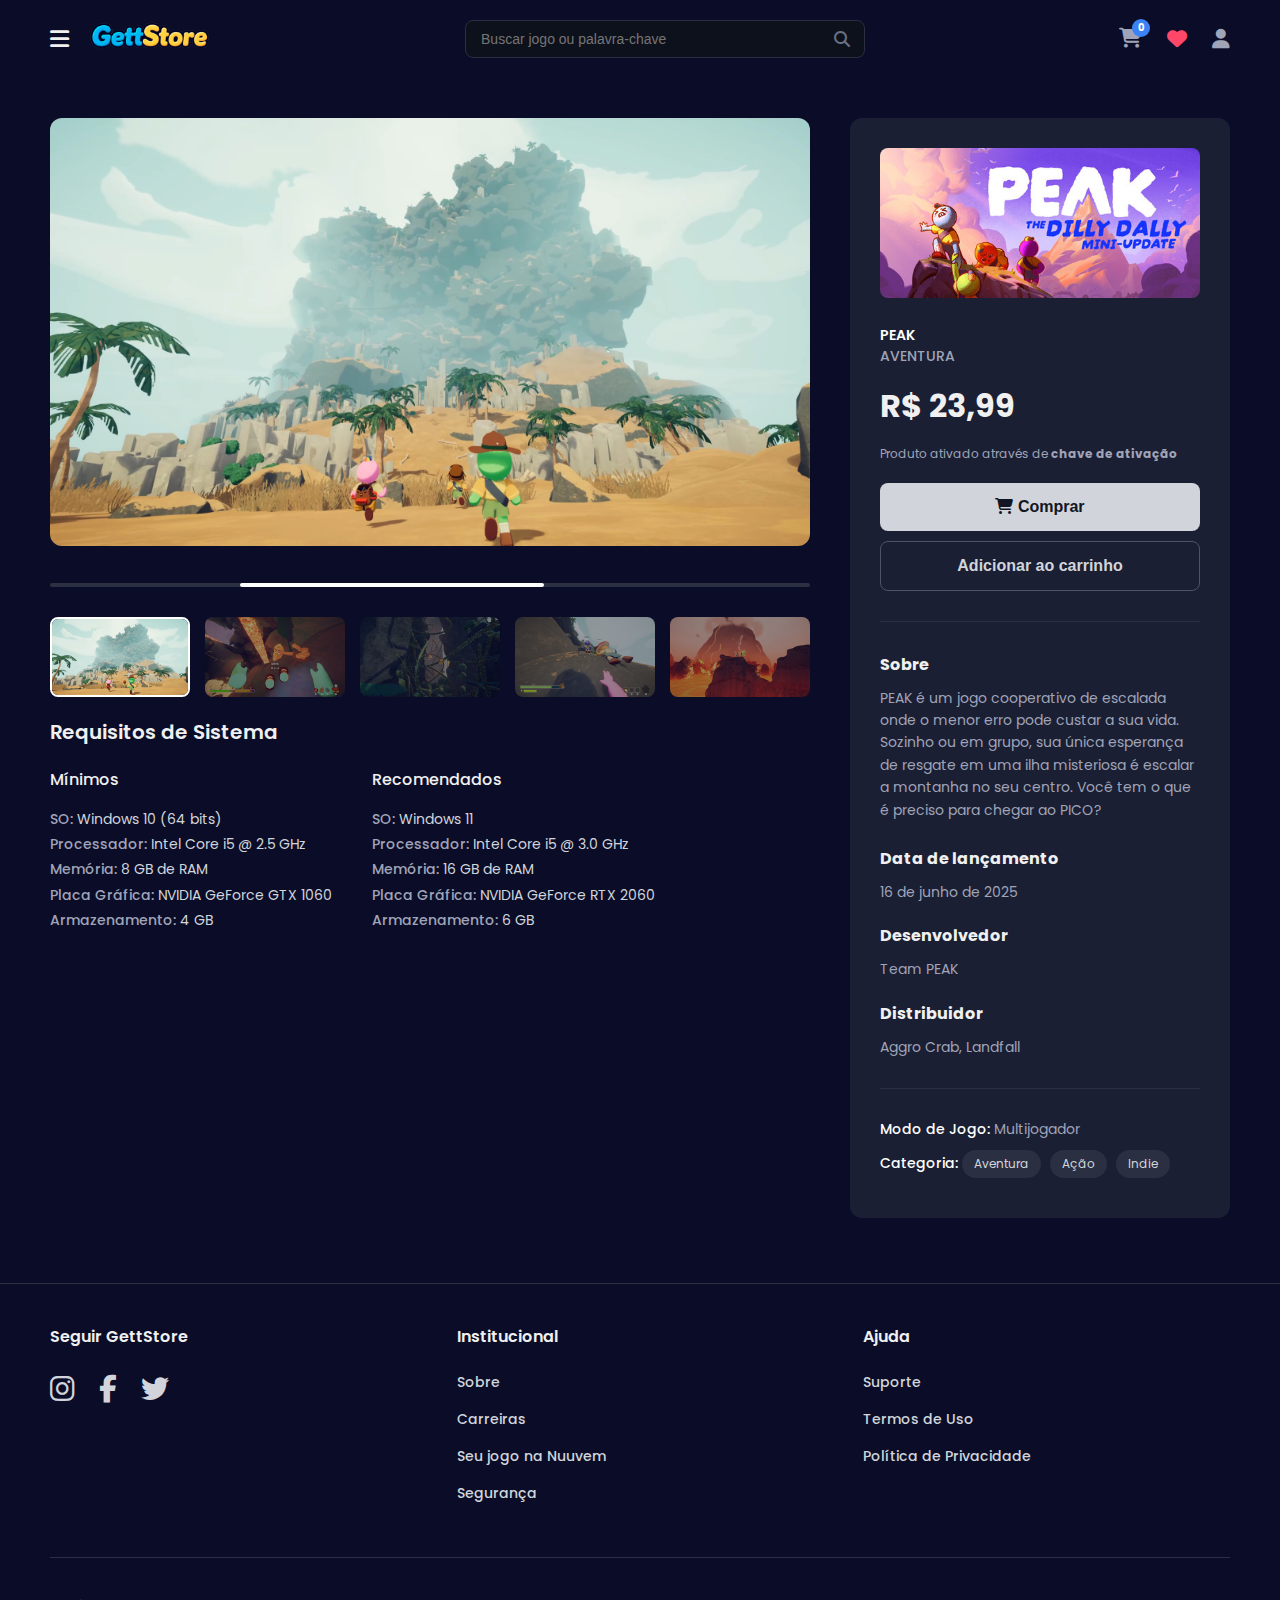
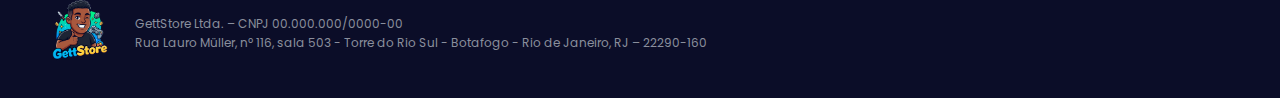
<file: tela-produto/index.html>
<!DOCTYPE html>
<html lang="pt-BR">
<head>
    <meta charset="UTF-8">
    <meta name="viewport" content="width=device-width, initial-scale=1.0">
    <title>GettStore - PEAK</title>
    <link rel="stylesheet" href="style.css">
    <link rel="preconnect" href="https://fonts.googleapis.com">
    <link rel="preconnect" href="https://fonts.gstatic.com" crossorigin>
    <link href="https://fonts.googleapis.com/css2?family=Poppins:wght@400;500;600;700&display=swap" rel="stylesheet">
    <link rel="stylesheet" href="https://cdnjs.cloudflare.com/ajax/libs/font-awesome/6.5.2/css/all.min.css">
</head>
<body>

    <header class="main-header">
        <div class="header-left">
            <i class="fas fa-bars"></i>
            <a href="/tela-inicial/home.html"><img src="/images/GettStore(1).png" alt="logo" class="logo"></a>
        </div>
        <div class="header-center">
            <div class="search-bar">
                <input type="text" placeholder="Buscar jogo ou palavra-chave">
                <i class="fas fa-search"></i>
            </div>
        </div>
        <div class="header-right">
            <div class="cart-icon">
                <i class="fas fa-shopping-cart"></i>
                <span class="cart-count">0</span>
            </div>
            <i class="fas fa-heart active"></i>
            <i class="fas fa-user"></i>
        </div>
    </header>

    <main class="product-page">
        <div class="content-left">
            <div class="main-banner">
                <img src="/images/foto1.jpg">
            </div>
            <div class="slider">
                <div class="slider-bar"></div>
                <div class="slider-handle"></div>
            </div>
            <div class="thumbnail-gallery">
                <img src="/images/foto1.jpg" alt="Thumbnail 1" class="active-thumb">
                <img src="/images/foto2.jpg" alt="Thumbnail 2">
                <img src="/images/foto3.jpg" alt="Thumbnail 3">
                <img src="/images/foto4.jpg" alt="Thumbnail 4">
                <img src="/images/foto5.jpg" alt="Thumbnail 5">
            </div>
            <div class="system-requirements">
                <h2>Requisitos de Sistema</h2>
                <div class="requirements-columns">
                    <div class="req-column">
                        <h3>Mínimos</h3>
                        <ul>
                            <li><strong>SO:</strong> Windows 10 (64 bits)</li>
                            <li><strong>Processador:</strong> Intel Core i5 @ 2.5 GHz</li>
                            <li><strong>Memória:</strong> 8 GB de RAM</li>
                            <li><strong>Placa Gráfica:</strong> NVIDIA GeForce GTX 1060</li>
                            <li><strong>Armazenamento:</strong> 4 GB</li>
                        </ul>
                    </div>
                    <div class="req-column">
                        <h3>Recomendados</h3>
                        <ul>
                            <li><strong>SO:</strong> Windows 11</li>
                            <li><strong>Processador:</strong> Intel Core i5 @ 3.0 GHz</li>
                            <li><strong>Memória:</strong> 16 GB de RAM</li>
                            <li><strong>Placa Gráfica:</strong> NVIDIA GeForce RTX 2060</li>
                            <li><strong>Armazenamento:</strong> 6 GB</li>
                        </ul>
                    </div>
                </div>
            </div>
        </div>

        <div class="content-right">
            <div class="sidebar-card">
                <img src="/images/foto-capa.jpg" alt="capa-jogo">
                <p class="game-genre">PEAK</p>
                <h1 class="game-title">AVENTURA</h1>
                <p class="game-price">R$ 23,99</p>
                <p class="activation-note">Produto ativado através de <strong>chave de ativação</strong></p>
                
                <button class="btn-buy"><i class="fas fa-shopping-cart"></i> Comprar</button>
                <button class="btn-add-cart">Adicionar ao carrinho</button>

                <div class="game-info">
                    <h3>Sobre</h3>
                    <p>PEAK é um jogo cooperativo de escalada onde o menor erro pode custar a sua vida. Sozinho ou em grupo, sua única esperança de resgate em uma ilha misteriosa é escalar a montanha no seu centro. Você tem o que é preciso para chegar ao PICO?</p>

                    <div class="info-grid">
                        <div>
                            <h3>Data de lançamento</h3>
                            <p>16 de junho de 2025</p>
                        </div>
                        <div>
                            <h3>Desenvolvedor</h3>
                            <p>Team PEAK</p>
                        </div>
                        <div>
                            <h3>Distribuidor</h3>
                            <p>Aggro Crab, Landfall</p>
                        </div>
                    </div>
                </div>
                
                <div class="game-meta">
                    <p><strong>Modo de Jogo:</strong> Multijogador</p>
                    <p><strong>Categoria:</strong> <span class="tag">Aventura</span> <span class="tag">Ação</span> <span class="tag">Indie</span></p>
                </div>
            </div>
        </div>
    </main>

    <footer class="main-footer">
        <div class="footer-content">
            <div class="footer-columns">
                <div class="footer-column">
                    <h3>Seguir GettStore</h3>
                    <div class="social-icons">
                        <a href="#" aria-label="Instagram"><i class="fab fa-instagram"></i></a>
                        <a href="#" aria-label="Facebook"><i class="fab fa-facebook-f"></i></a>
                        <a href="#" aria-label="Twitter"><i class="fab fa-twitter"></i></a>
                    </div>
                </div>
                <div class="footer-column">
                    <h3>Institucional</h3>
                    <ul>
                        <li><a href="#">Sobre</a></li>
                        <li><a href="#">Carreiras</a></li>
                        <li><a href="#">Seu jogo na Nuuvem</a></li>
                        <li><a href="#">Segurança</a></li>
                    </ul>
                </div>
                <div class="footer-column">
                    <h3>Ajuda</h3>
                    <ul>
                        <li><a href="#">Suporte</a></li>
                        <li><a href="#">Termos de Uso</a></li>
                        <li><a href="#">Política de Privacidade</a></li>
                    </ul>
                </div>
            </div>
            <hr class="footer-divider">
            <div class="footer-bottom">
                <a href="index.html"><img src="/images/GettStore Branco s fundo.png" alt="GettStore Avatar Logo" class="footer-logo"></a>
                <p class="footer-legal">
                    GettStore Ltda. – CNPJ 00.000.000/0000-00<br>
                    Rua Lauro Müller, nº 116, sala 503 - Torre do Rio Sul - Botafogo - Rio de Janeiro, RJ – 22290-160
                </p>
            </div>
        </div>
    </footer>

</body>
</html>
</file>
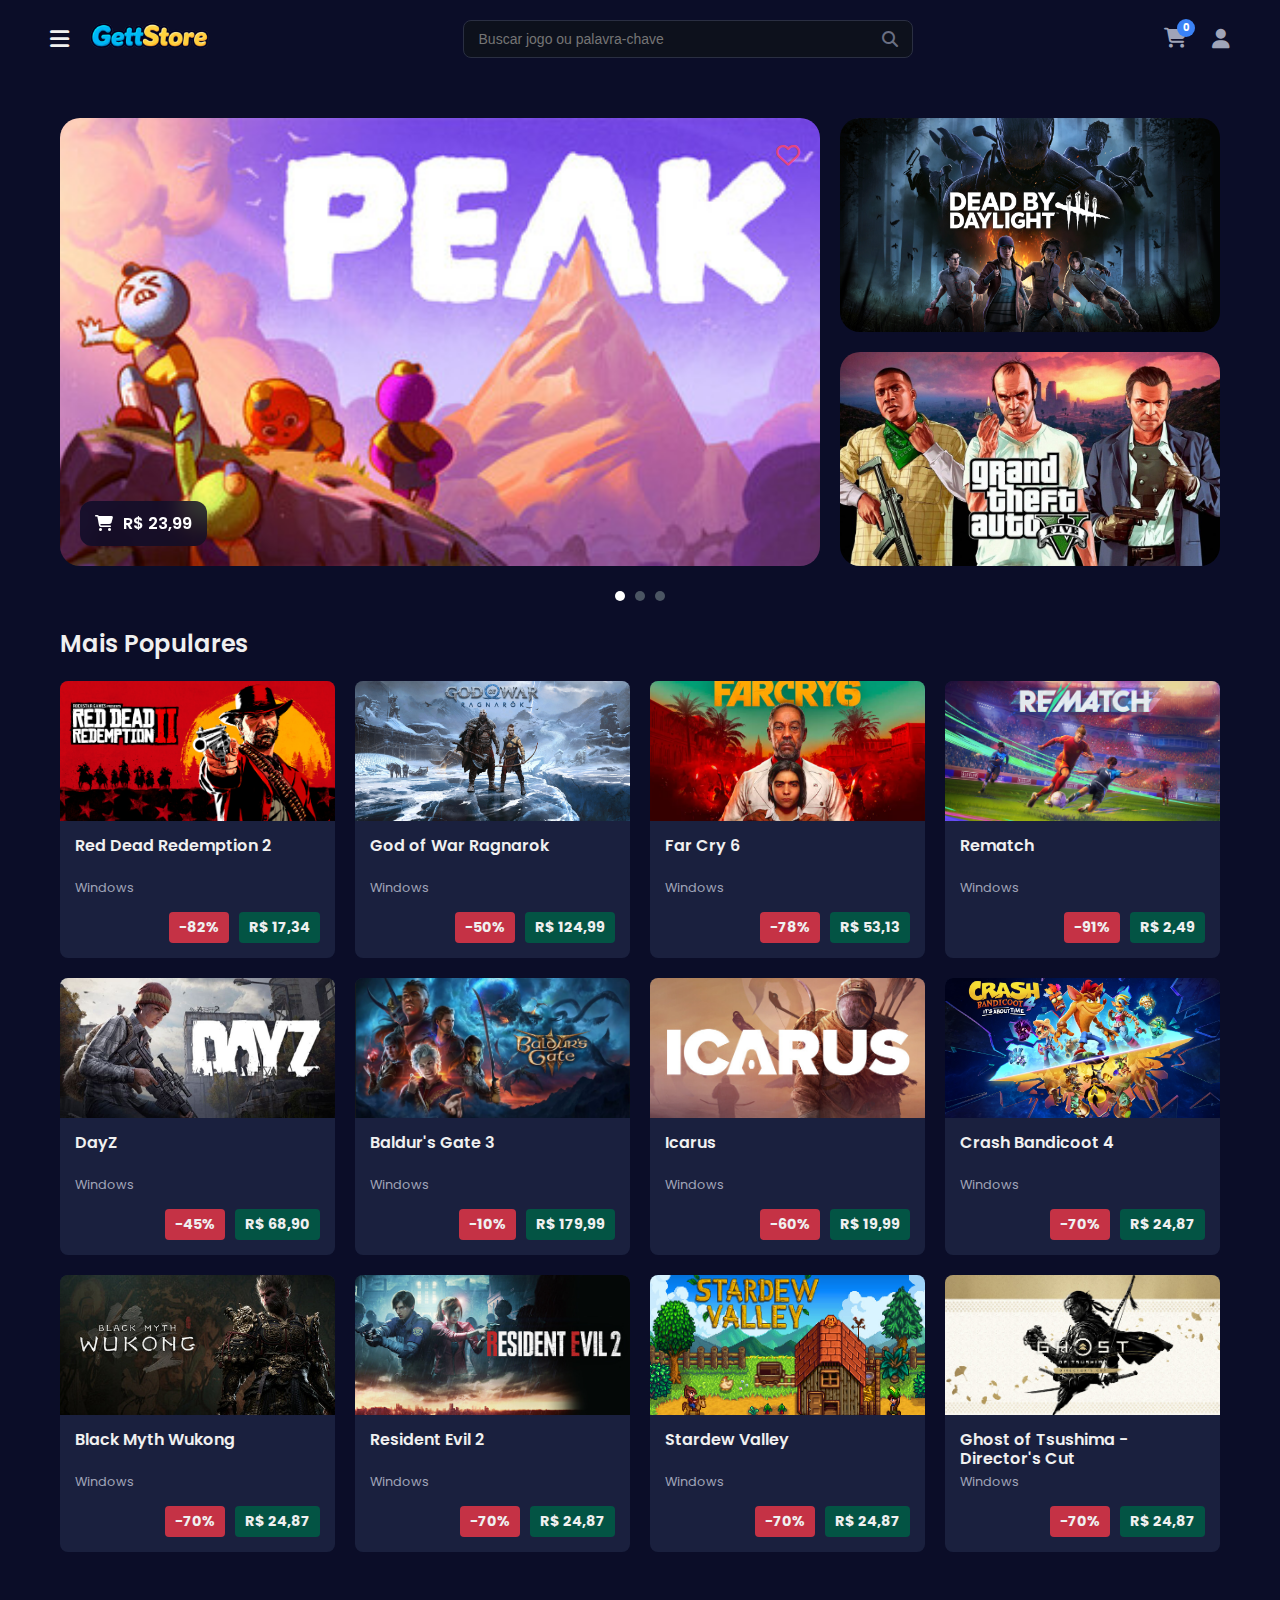
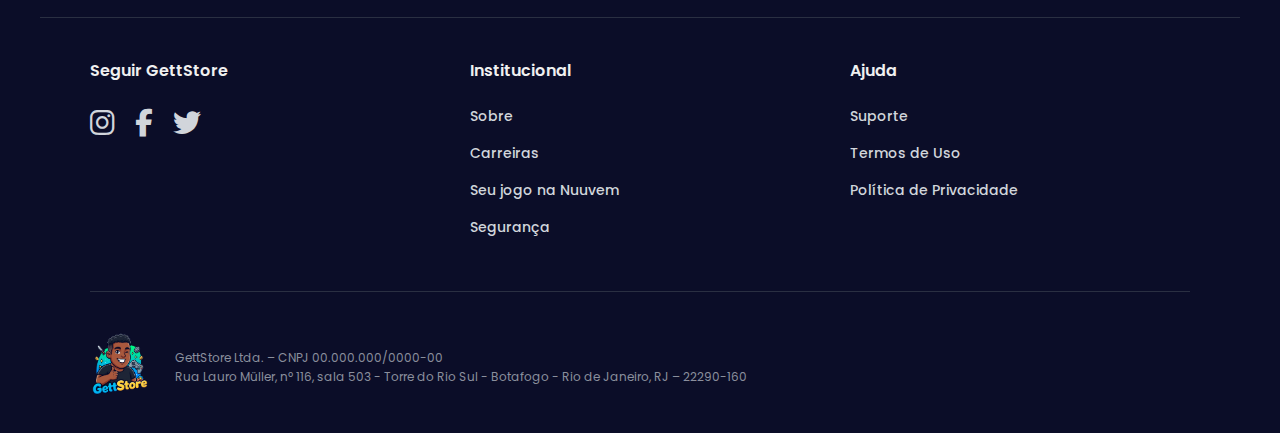
<file: tela-inicial/home.html>
<!DOCTYPE html>
<html lang="pt-BR">
<head>
    <meta charset="UTF-8">
    <meta name="viewport" content="width=device-width, initial-scale=1.0">
    <title>GettStore - Loja</title>
    <link rel="stylesheet" href="style.css">
    <link rel="preconnect" href="https://fonts.googleapis.com">
    <link rel="preconnect" href="https://fonts.gstatic.com" crossorigin>
    <link href="https://fonts.googleapis.com/css2?family=Poppins:wght@400;500;600;700&display=swap" rel="stylesheet">
    <link rel="stylesheet" href="https://cdnjs.cloudflare.com/ajax/libs/font-awesome/6.5.2/css/all.min.css">
</head>
<body>

    <header class="main-header">
        <div class="header-left">
            <i class="fas fa-bars"></i>
            <a href="home.html"><img src="/images/GettStore(1).png" alt="logo" class="logo"></a>
        </div>
        <div class="header-center">
            <div class="search-bar">
                <input type="text" placeholder="Buscar jogo ou palavra-chave">
                <i class="fas fa-search"></i>
            </div>
        </div>
        <div class="header-right">
            <div class="cart-icon">
                <i class="fas fa-shopping-cart"></i>
                <span class="cart-count">0</span>
            </div>
            <i class="fas fa-user"></i>
        </div>
    </header>

    <main class="store-page">
        <section class="featured-games">
            <div class="featured-main">
                <a href="/tela-produto/index.html"><img src="img/Peak.jpg"></a>
                <div class="price-overlay">
                    <i class="fas fa-shopping-cart"></i>
                    <span>R$ 23,99</span>
                </div>
                <div class="heart-icon">
                    <i class="far fa-heart"></i>
                </div>
            </div>
            <div class="featured-sidebar">
                <div class="side-game-card">
                    <img src="img/dead-by-daylight.jpg">
                </div>
                <div class="side-game-card">
                    <img src="img/gta-v.jpeg">
                </div>
            </div>
        </section>

        <div class="pagination-dots">
            <span class="dot active"></span>
            <span class="dot"></span>
            <span class="dot"></span>
        </div>
<section class="popular-games">
    <h2>Mais Populares</h2>
    <div class="games-carousel"> 
        
        <a href="#" class="game-card">
            <img src="img/RDR2.jpg" alt="God of War">
            <div class="game-info">
                <h3>Red Dead Redemption 2</h3>
                <p class="game-platform">Windows</p>
                <div class="price-info">
                    <span class="discount-tag">-82%</span>
                    <span class="price-tag">R$ 17,34</span>
                </div>
            </div>
        </a>

        <a href="#" class="game-card">
            <img src="img/God-of-War-Ragnarok.png" alt="God of War Ragnarok">
            <div class="game-info">
                <h3>God of War Ragnarok</h3>
                <p class="game-platform">Windows</p>
                <div class="price-info">
                    <span class="discount-tag">-50%</span>
                    <span class="price-tag">R$ 124,99</span>
                </div>
            </div>
        </a>

        <a href="#" class="game-card">
            <img src="img/FarCry6.png" alt="Far Cry 6">
            <div class="game-info">
                <h3>Far Cry 6</h3>
                <p class="game-platform">Windows</p>
                <div class="price-info">
                    <span class="discount-tag">-78%</span>
                    <span class="price-tag">R$ 53,13</span>
                </div>
            </div>
        </a>

        <a href="#" class="game-card">
            <img src="img/rematch.jpg" alt="Rematch">
            <div class="game-info">
                <h3>Rematch</h3>
                <p class="game-platform">Windows</p>
                <div class="price-info">
                    <span class="discount-tag">-91%</span>
                    <span class="price-tag">R$ 2,49</span>
                </div>
            </div>
        </a>

        <a href="#" class="game-card">
            <img src="img/DayZ.jpg" alt="DayZ">
            <div class="game-info">
                <h3>DayZ</h3>
                <p class="game-platform">Windows</p>
                <div class="price-info">
                    <span class="discount-tag">-45%</span>
                    <span class="price-tag">R$ 68,90</span>
                </div>
            </div>
        </a>

        <a href="#" class="game-card">
            <img src="img/baldurs-gate-3.png" alt="Baldur's Gate 3">
            <div class="game-info">
                <h3>Baldur's Gate 3</h3>
                <p class="game-platform">Windows</p>
                <div class="price-info">
                    <span class="discount-tag">-10%</span>
                    <span class="price-tag">R$ 179,99</span>
                </div>
            </div>
        </a>

        <a href="#" class="game-card">
            <img src="img/Icarus.jpg" alt="Dead by Daylight">
            <div class="game-info">
                <h3>Icarus</h3>
                <p class="game-platform">Windows</p>
                <div class="price-info">
                    <span class="discount-tag">-60%</span>
                    <span class="price-tag">R$ 19,99</span>
                </div>
            </div>
        </a>

        <a href="#" class="game-card">
            <img src="img/Crash4.jpg" alt="GTA V">
            <div class="game-info">
                <h3>Crash Bandicoot 4</h3>
                <p class="game-platform">Windows</p>
                <div class="price-info">
                    <span class="discount-tag">-70%</span>
                    <span class="price-tag">R$ 24,87</span>
                </div>
            </div>
        </a>

        <a href="#" class="game-card">
            <img src="img/BlackMyth.jpg" alt="GTA V">
            <div class="game-info">
                <h3>Black Myth Wukong</h3>
                <p class="game-platform">Windows</p>
                <div class="price-info">
                    <span class="discount-tag">-70%</span>
                    <span class="price-tag">R$ 24,87</span>
                </div>
            </div>
        </a>

        <a href="#" class="game-card">
            <img src="img/ResidentEvil2.jpg" alt="GTA V">
            <div class="game-info">
                <h3>Resident Evil 2</h3>
                <p class="game-platform">Windows</p>
                <div class="price-info">
                    <span class="discount-tag">-70%</span>
                    <span class="price-tag">R$ 24,87</span>
                </div>
            </div>
        </a>

        <a href="#" class="game-card">
            <img src="img/StardewValley.jpg" alt="GTA V">
            <div class="game-info">
                <h3>Stardew Valley</h3>
                <p class="game-platform">Windows</p>
                <div class="price-info">
                    <span class="discount-tag">-70%</span>
                    <span class="price-tag">R$ 24,87</span>
                </div>
            </div>
        </a>

        <a href="#" class="game-card">
            <img src="img/Ghost.jpg" alt="GTA V">
            <div class="game-info">
                <h3>Ghost of Tsushima - Director's Cut</h3>
                <p class="game-platform">Windows</p>
                <div class="price-info">
                    <span class="discount-tag">-70%</span>
                    <span class="price-tag">R$ 24,87</span>
                </div>
            </div>
        </a>

    </div>
</section>

    </main>
    <footer class="main-footer">
        <div class="footer-content">
            <div class="footer-columns">
                <div class="footer-column">
                    <h3>Seguir GettStore</h3>
                    <div class="social-icons">
                        <a href="#" aria-label="Instagram"><i class="fab fa-instagram"></i></a>
                        <a href="#" aria-label="Facebook"><i class="fab fa-facebook-f"></i></a>
                        <a href="#" aria-label="Twitter"><i class="fab fa-twitter"></i></a>
                    </div>
                </div>
                <div class="footer-column">
                    <h3>Institucional</h3>
                    <ul>
                        <li><a href="#">Sobre</a></li>
                        <li><a href="#">Carreiras</a></li>
                        <li><a href="#">Seu jogo na Nuuvem</a></li>
                        <li><a href="#">Segurança</a></li>
                    </ul>
                </div>
                <div class="footer-column">
                    <h3>Ajuda</h3>
                    <ul>
                        <li><a href="#">Suporte</a></li>
                        <li><a href="#">Termos de Uso</a></li>
                        <li><a href="#">Política de Privacidade</a></li>
                    </ul>
                </div>
            </div>
            <hr class="footer-divider">
            <div class="footer-bottom">
                <a href="index.html"><img src="/images/GettStore Branco s fundo.png" alt="GettStore Avatar Logo" class="footer-logo"></a>
                <p class="footer-legal">
                    GettStore Ltda. – CNPJ 00.000.000/0000-00<br>
                    Rua Lauro Müller, nº 116, sala 503 - Torre do Rio Sul - Botafogo - Rio de Janeiro, RJ – 22290-160
                </p>
            </div>
        </div>
    </footer>
    </body>
</html>
</file>
<file: tela-produto/style.css>
/* --- RESET E CONFIGURAÇÕES GLOBAIS --- */
* {
    margin: 0;
    padding: 0;
    box-sizing: border-box;
}

body {
    font-family: 'Poppins', sans-serif;
    background-color: #0B0D28;
    color: #f0f0f0;
    overflow-x: hidden;
}

/* --- CABEÇALHO --- */
.main-header {
    display: flex;
    justify-content: space-between;
    align-items: center;
    padding: 20px 50px;
    background-color: #0B0D28;
}

.header-left {
    display: flex;
    align-items: center;
    gap: 20px;
}

.header-left .fa-bars {
    cursor: pointer;
    font-size: 22px;
}

.logo {
    height: 30px;
    width: auto;
}

.search-bar {
    position: relative;
    width: 400px;
}

.search-bar input {
    width: 100%;
    padding: 10px 15px;
    border-radius: 8px;
    border: 1px solid #2a2f42;
    background-color: #0d111c;
    color: #fff;
    font-size: 14px;
}

.search-bar i {
    position: absolute;
    right: 15px;
    top: 50%;
    transform: translateY(-50%);
    color: #6a6f83;
}

.header-right {
    display: flex;
    align-items: center;
    gap: 25px;
}

.header-right i {
    font-size: 20px;
    cursor: pointer;
    color: #a0a4b8;
}

.header-right i.active {
    color: #ff4769;
}

.cart-icon {
    position: relative;
}

.cart-count {
    position: absolute;
    top: -8px;
    right: -8px;
    background-color: #3b82f6;
    color: white;
    font-size: 10px;
    font-weight: 700;
    border-radius: 50%;
    width: 18px;
    height: 18px;
    display: flex;
    justify-content: center;
    align-items: center;
}

/* --- CONTEÚDO PRINCIPAL DA PÁGINA --- */
.product-page {
    display: flex;
    gap: 40px;
    padding: 40px 50px;
    max-width: 1400px;
    margin: 0 auto;
}

.content-left {
    flex: 2;
    display: flex;
    flex-direction: column;
    gap: 20px;
}

.content-right {
    flex: 1;
}

/* Coluna da Esquerda */
.main-banner img {
    width: 100%;
    border-radius: 12px;
}

.slider {
    width: 100%;
    position: relative;
    padding: 10px 0;
}

.slider-bar {
    width: 100%;
    height: 4px;
    background-color: #2a2f42;
    border-radius: 2px;
}

.slider-handle {
    position: absolute;
    width: 40%;
    height: 4px;
    background-color: #fff;
    border-radius: 2px;
    top: 10px;
    left: 25%;
}

.thumbnail-gallery {
    display: flex;
    gap: 15px;
}

.thumbnail-gallery img {
    width: calc(20% - 12px);
    border-radius: 8px;
    cursor: pointer;
    opacity: 0.6;
    transition: opacity 0.3s ease;
}

.thumbnail-gallery img:hover,
.thumbnail-gallery img.active-thumb {
    opacity: 1;
    border: 2px solid #fff;
}

.system-requirements h2 {
    font-size: 20px;
    margin-bottom: 20px;
    font-weight: 600;
}

.requirements-columns {
    display: flex;
    gap: 40px;
}

.req-column h3 {
    font-size: 16px;
    margin-bottom: 15px;
    font-weight: 500;
}

.req-column ul {
    list-style: none;
}

.req-column li {
    font-size: 14px;
    line-height: 1.8;
    color: #d1d5db;
}

.req-column li strong {
    color: #a0a4b8;
    font-weight: 500;
}

/* Coluna da Direita (Sidebar) */
.sidebar-card {
    background-color: #1a1f33;
    padding: 30px;
    border-radius: 12px;
}
/* Estilo para a imagem de capa que você adicionou */
.sidebar-card > img {
    width: 100%;
    border-radius: 8px;
    margin-bottom: 20px;
}


.game-genre {
    font-size: 14px;
    font-weight: 600;
    color: #fff;
}

.game-title {
    font-size: 14px;
    color: #a0a4b8;
    font-weight: 500;
}

.game-price {
    font-size: 32px;
    font-weight: 700;
    margin: 15px 0;
}

.activation-note {
    font-size: 12px;
    color: #a0a4b8;
    margin-bottom: 20px;
}

.btn-buy,
.btn-add-cart {
    width: 100%;
    padding: 15px;
    border-radius: 8px;
    font-size: 16px;
    font-weight: 600;
    cursor: pointer;
    text-align: center;
    transition: background-color 0.3s ease, color 0.3s ease;
}

.btn-buy {
    background-color: #d1d5db;
    color: #121622;
    border: none;
    margin-bottom: 10px;
}

.btn-buy:hover {
    background-color: #fff;
}

.btn-add-cart {
    background-color: transparent;
    color: #d1d5db;
    border: 1px solid #4b5563;
}

.btn-add-cart:hover {
    background-color: #2a2f42;
}

.game-info {
    margin-top: 30px;
    padding-top: 30px;
    border-top: 1px solid #2a2f42;
}

.game-info h3 {
    font-size: 16px;
    margin-bottom: 10px;
}

.game-info p {
    font-size: 14px;
    color: #a0a4b8;
    line-height: 1.6;
}

.info-grid {
    display: grid;
    grid-template-columns: 1fr;
    gap: 20px;
    margin-top: 25px;
}

.info-grid h3 {
    font-size: 16px;
    margin-bottom: 10px;
}

.info-grid p {
    color: #a0a4b8;
    font-size: 14px;
}

.game-meta {
    margin-top: 30px;
    padding-top: 30px;
    border-top: 1px solid #2a2f42;
    font-size: 14px;
}

.game-meta p {
    margin-bottom: 10px;
    color: #a0a4b8;
}

.game-meta strong {
    color: #ffffff;
    font-weight: 500;
}

.tag {
    display: inline-block;
    background-color: #2a2f42;
    color: #d1d5db;
    padding: 5px 12px;
    border-radius: 15px;
    font-size: 12px;
    margin-right: 5px;
}

/* --- RODAPÉ --- */
.main-footer {
    background-color: #0B0D28;
    color: #a0a4b8;
    padding: 20px 0 30px 0;
    margin-top: 5px;
}

.footer-content {
    max-width: 1400px;
    margin: 0 auto;
    padding: 40px 50px 0 50px;
    border-top: 1px solid #2a2f42;
}

.footer-columns {
    display: flex;
    justify-content: space-between;
    gap: 40px;
    flex-wrap: wrap;
}

.footer-column {
    flex: 1;
    min-width: 200px;
}

.footer-column h3 {
    color: #f0f0f0;
    font-size: 16px;
    font-weight: 600;
    margin-bottom: 20px;
}

.social-icons a {
    color: #d1d5db;
    font-size: 28px;
    margin-right: 20px;
    text-decoration: none;
    transition: color 0.3s ease;
}

.social-icons a:hover {
    color: #fff;
}

.footer-column ul {
    list-style: none;
    padding: 0;
}

.footer-column ul li {
    margin-bottom: 12px;
}

.footer-column ul a {
    color: #d1d5db;
    text-decoration: none;
    font-size: 14px;
    font-weight: 500;
    transition: text-decoration 0.3s ease;
}

.footer-column ul a:hover {
    text-decoration: underline;
}

.footer-divider {
    border: none;
    height: 1px;
    background-color: #2a2f42;
    margin: 40px 0;
}

.footer-bottom {
    display: flex;
    align-items: center;
    gap: 25px;
}

.footer-logo {
    width: 60px;
    height: auto;
}

.footer-legal {
    font-size: 12px;
    line-height: 1.6;
    color: #8a8f9d;
}


/* --- SEÇÃO ÚNICA DE RESPONSIVIDADE --- */

/* Telas de Tablet e Celular */
@media (max-width: 992px) {
    /* --- AJUSTES GERAIS --- */
    .main-header {
        padding: 15px 20px;
    }

    .product-page {
        flex-direction: column;
        padding: 20px 15px;
        gap: 20px;
    }

    /* --- CABEÇALHO MOBILE --- */
    .header-center {
        display: none;
    }

    .header-right {
        gap: 20px;
    }
    
    /* --- CONTEÚDO MOBILE --- */
    .slider {
        display: none;
    }
    
    .thumbnail-gallery {
        overflow-x: auto;
        padding-bottom: 10px;
        flex-wrap: nowrap;
        -ms-overflow-style: none;
        scrollbar-width: none;
    }

    .thumbnail-gallery::-webkit-scrollbar {
        display: none;
    }

    .thumbnail-gallery img {
        width: 100px;
        height: 60px;
        object-fit: cover;
        flex-shrink: 0;
    }

    /* Ajustes no card da direita para mobile */
    .sidebar-card {
        background-color: transparent;
        padding: 0;
    }

    /* Reorganizando os blocos */
    .content-right {
        order: -2;
    }
    .main-banner {
        order: -1;
    }
    .thumbnail-gallery {
        order: 0;
    }

    .game-genre {
        font-size: 20px;
    }

    .game-title {
        font-size: 16px;
    }

    .game-price {
        font-size: 24px;
        margin-top: 10px;
    }

    .requirements-columns {
        flex-direction: column;
        gap: 25px;
    }

    /* --- RODAPÉ MOBILE --- */
    .footer-content {
        /* Atenção: A regra abaixo estava duplicada, agora está unificada */
        padding: 40px 15px 0 15px; 
    }

    .footer-columns {
        flex-direction: column;
        gap: 30px;
    }
}

/* Telas de Celular Pequeno */
@media (max-width: 480px) {
    .header-right i {
        font-size: 18px;
    }
    
    /* O estilo para .logo como texto foi removido, pois agora é uma imagem */

    .footer-bottom {
        flex-direction: column;
        text-align: center;
        gap: 20px;
    }
}
</file>
<file: tela-inicial/style.css>
/* --- ESTILOS PARA A PÁGINA DA LOJA (HOME) --- */

/* --- RESET E CONFIGURAÇÕES GLOBAIS --- */
* {
    margin: 0;
    padding: 0;
    box-sizing: border-box;
}

html {
    scroll-behavior: smooth;
}

body {
    font-family: 'Poppins', sans-serif;
    background-color: #0B0D28;
    color: #f0f0f0;
    overflow-x: hidden;
}

/* --- CABEÇALHO --- */
.main-header {
    display: flex;
    justify-content: space-between;
    align-items: center;
    padding: 20px 50px;
    background-color: #0B0D28;
    gap: 20px;
    flex-wrap: wrap;
}

.header-left {
    display: flex;
    align-items: center;
    gap: 20px;
}

.header-left .fa-bars {
    cursor: pointer;
    font-size: 22px;
}

.logo {
    height: 30px;
    width: auto;
}

.header-center {
    flex-grow: 1;
    min-width: 250px;
}

.search-bar {
    position: relative;
    width: 100%;
    max-width: 450px;
    margin: 0 auto;
}

.search-bar input {
    width: 100%;
    padding: 10px 40px 10px 15px;
    border-radius: 8px;
    border: 1px solid #2a2f42;
    background-color: #0d111c;
    color: #fff;
    font-size: 14px;
}

.search-bar i {
    position: absolute;
    right: 15px;
    top: 50%;
    transform: translateY(-50%);
    color: #6a6f83;
}

.header-right {
    display: flex;
    align-items: center;
    gap: 25px;
}

.header-right i {
    font-size: 20px;
    cursor: pointer;
    color: #a0a4b8;
}

.header-right i.active {
    color: #ff4769;
}

.cart-icon {
    position: relative;
}

.cart-count {
    position: absolute;
    top: -8px;
    right: -8px;
    background-color: #3b82f6;
    color: white;
    font-size: 10px;
    font-weight: 700;
    border-radius: 50%;
    width: 18px;
    height: 18px;
    display: flex;
    justify-content: center;
    align-items: center;
}

/* --- CONTEÚDO PRINCIPAL --- */
.store-page {
    max-width: 1200px;
    margin: 0 auto;
    padding: 40px 20px;
}

/* Seção de Destaques (Grid Principal) */
.featured-games {
    display: grid;
    grid-template-columns: 2fr 1fr;
    gap: 20px;
}

.featured-main {
    position: relative;
    cursor: pointer;
}

.featured-main img,
.side-game-card img {
    width: 100%;
    height: 100%;
    object-fit: cover;
    border-radius: 20px;
    display: block;
}

.featured-sidebar {
    display: flex;
    flex-direction: column;
    gap: 20px;
}

.side-game-card {
    cursor: pointer;
}

.price-overlay {
    position: absolute;
    bottom: 20px;
    left: 20px;
    background-color: rgba(11, 13, 40, 0.8);
    backdrop-filter: blur(10px);
    color: #fff;
    padding: 10px 15px;
    border-radius: 12px;
    display: flex;
    align-items: center;
    gap: 10px;
    font-size: 16px;
    font-weight: 600;
}

.heart-icon {
    position: absolute;
    top: 20px;
    right: 20px;
    font-size: 24px;
    color: #ff4769;
    opacity: 0.8;
}

/* Paginação */
.pagination-dots {
    display: flex;
    justify-content: center;
    gap: 10px;
    margin: 25px 0;
}

.dot {
    width: 10px;
    height: 10px;
    border-radius: 50%;
    background-color: #4b5563;
    cursor: pointer;
}

.dot.active {
    background-color: #fff;
}


/* --- SEÇÃO MAIS POPULARES (AGORA EM GRID) --- */
.popular-games h2 {
    font-size: 24px;
    font-weight: 600;
    margin-bottom: 20px;
}

.games-carousel {
    display: grid;
    /* A mágica da responsividade: cria colunas de no mínimo 240px 
    e no máximo 1 fração do espaço (distribui igualmente). */
    grid-template-columns: repeat(auto-fill, minmax(240px, 1fr));
    gap: 20px;
}

.game-card {
    background-color: #1A203E; /* Fundo do card */
    border-radius: 8px;
    overflow: hidden;
    transition: transform 0.3s ease, box-shadow 0.3s ease;
    text-decoration: none;
    color: #f0f0f0;
    display: flex; /* Para alinhar o conteúdo interno */
    flex-direction: column; /* Conteúdo empilhado: imagem em cima, info embaixo */
}

.game-card:hover {
    transform: translateY(-5px) scale(1.02);
    box-shadow: 0 10px 20px rgba(0, 0, 0, 0.4);
}

.game-card img {
    width: 100%;
    height: 140px; /* Altura fixa para a imagem */
    object-fit: cover;
    display: block;
}

.game-info {
    padding: 15px;
    display: flex;
    flex-direction: column;
    flex-grow: 1; /* Faz esta div ocupar todo o espaço restante no card */
}

.game-info h3 {
    font-size: 1rem;
    font-weight: 600;
    margin-bottom: 5px;
    line-height: 1.2;
    min-height: 38px; /* Garante espaço para até 2 linhas de título */
}

.game-info .game-platform {
    font-size: 0.8rem;
    color: #a0a4b8;
    margin-bottom: 15px;
    flex-grow: 1; /* Empurra o preço para a base do card */
}

.price-info {
    display: flex;
    justify-content: flex-end; /* Alinha tags de preço à direita */
    align-items: center;
    gap: 10px;
}

.discount-tag {
    background-color: #c53245;
    padding: 5px 10px;
    border-radius: 4px;
    font-size: 0.9rem;
    font-weight: 700;
}

.price-tag {
    background-color: #035444;
    padding: 5px 10px;
    border-radius: 4px;
    font-size: 0.9rem;
    font-weight: 700;
}


/* --- RODAPÉ --- */
.main-footer {
    background-color: #0B0D28;
    color: #a0a4b8;
    padding: 20px 0 30px 0;
    margin-top: 5px;
}

.footer-content {
    max-width: 1200px;
    margin: 0 auto;
    padding: 40px 50px 0 50px;
    border-top: 1px solid #2a2f42;
}

.footer-columns {
    display: flex;
    justify-content: space-between;
    gap: 40px;
    flex-wrap: wrap;
}

.footer-column {
    flex: 1;
    min-width: 200px;
}

.footer-column h3 {
    color: #f0f0f0;
    font-size: 16px;
    font-weight: 600;
    margin-bottom: 20px;
}

.social-icons {
    display: flex;
    gap: 20px;
}

.social-icons a {
    color: #d1d5db;
    font-size: 28px;
    text-decoration: none;
    transition: color 0.3s ease;
}

.social-icons a:hover {
    color: #fff;
}

.footer-column ul {
    list-style: none;
    padding: 0;
}

.footer-column ul li {
    margin-bottom: 12px;
}

.footer-column ul a {
    color: #d1d5db;
    text-decoration: none;
    font-size: 14px;
    font-weight: 500;
    transition: text-decoration 0.3s ease;
}

.footer-column ul a:hover {
    text-decoration: underline;
}

.footer-divider {
    border: none;
    height: 1px;
    background-color: #2a2f42;
    margin: 40px 0;
}

.footer-bottom {
    display: flex;
    align-items: center;
    gap: 25px;
    flex-wrap: wrap;
}

.footer-logo {
    width: 60px;
    height: auto;
}

.footer-legal {
    font-size: 12px;
    line-height: 1.6;
    color: #8a8f9d;
}


/* --- INÍCIO DAS REGRAS DE RESPONSIVIDADE --- */

/* Telas de tablet e laptops pequenos (até 1024px) */
@media (max-width: 1024px) {
    .main-header {
        padding: 20px 30px;
    }
    .featured-games {
        grid-template-columns: 1fr;
    }

    .featured-sidebar {
        flex-direction: row;
    }
}

/* Telas de tablet em modo retrato e celulares grandes (até 768px) */
@media (max-width: 768px) {
    .main-header {
        justify-content: space-between;
        padding: 15px 20px;
    }
    
    .header-center {
        width: 100%;
        order: 3;
        margin-top: 15px;
    }

    .search-bar {
        max-width: none;
    }

    .header-left {
        flex-grow: 1;
    }

    .header-right {
        flex-grow: 1;
        justify-content: flex-end;
    }

    .header-left .fa-bars {
        display: none;
    }

    .store-page {
        padding: 30px 15px;
    }

    .popular-games h2 {
        text-align: center;
    }
    
    .footer-content {
        padding: 30px 20px 0 20px;
    }

    .footer-columns {
        flex-direction: column;
        text-align: center;
    }

    .social-icons {
        justify-content: center;
    }

    .footer-bottom {
        flex-direction: column;
        text-align: center;
    }
}

/* Telas de celulares pequenos (até 480px) */
@media (max-width: 480px) {
    .logo {
        height: 25px;
    }
    
    /* Na grade, ajusta o tamanho mínimo para os cards não ficarem espremidos */
    .games-carousel {
        grid-template-columns: repeat(auto-fill, minmax(150px, 1fr));
        gap: 15px;
    }
    
    .game-info h3 {
        font-size: 0.9rem;
    }

    .popular-games h2 {
        font-size: 20px;
    }

    .price-overlay {
        font-size: 14px;
        padding: 8px 12px;
        bottom: 15px;
        left: 15px;
    }

    .heart-icon {
        font-size: 20px;
    }
}
</file>
